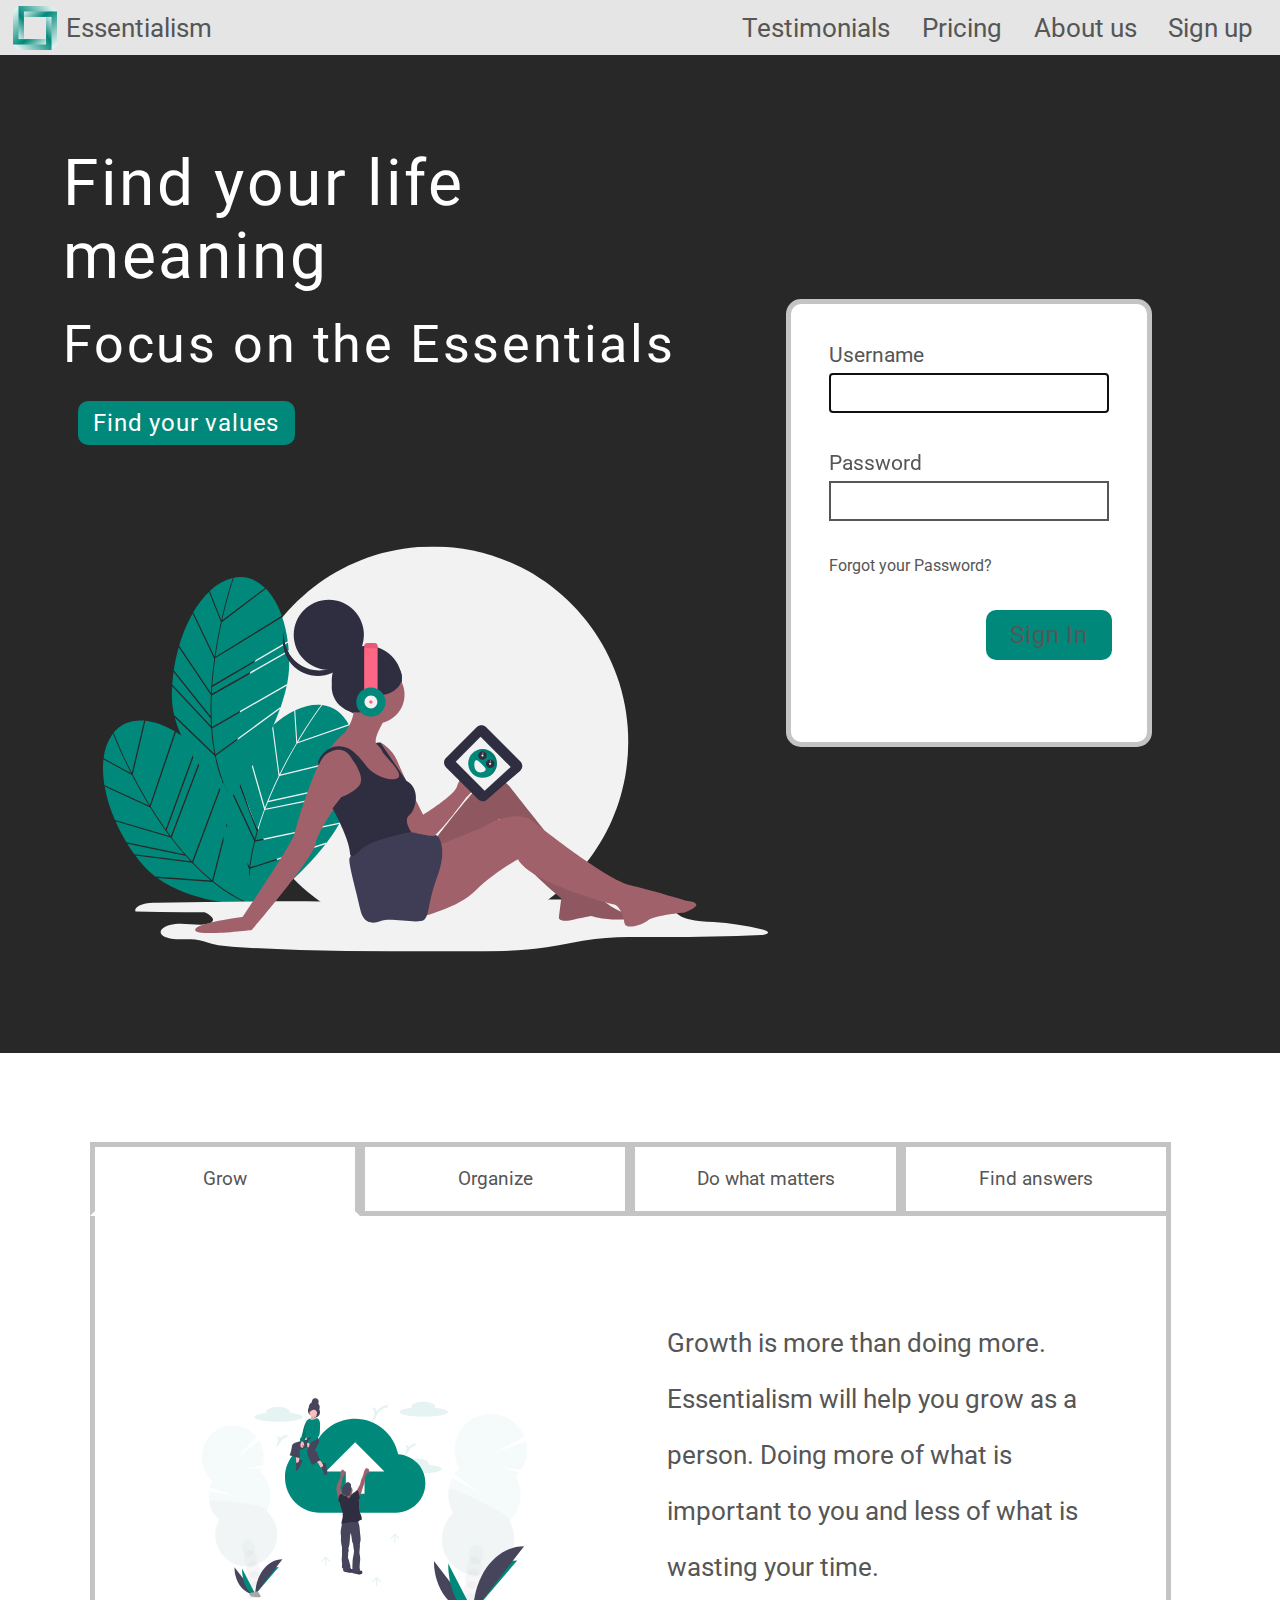
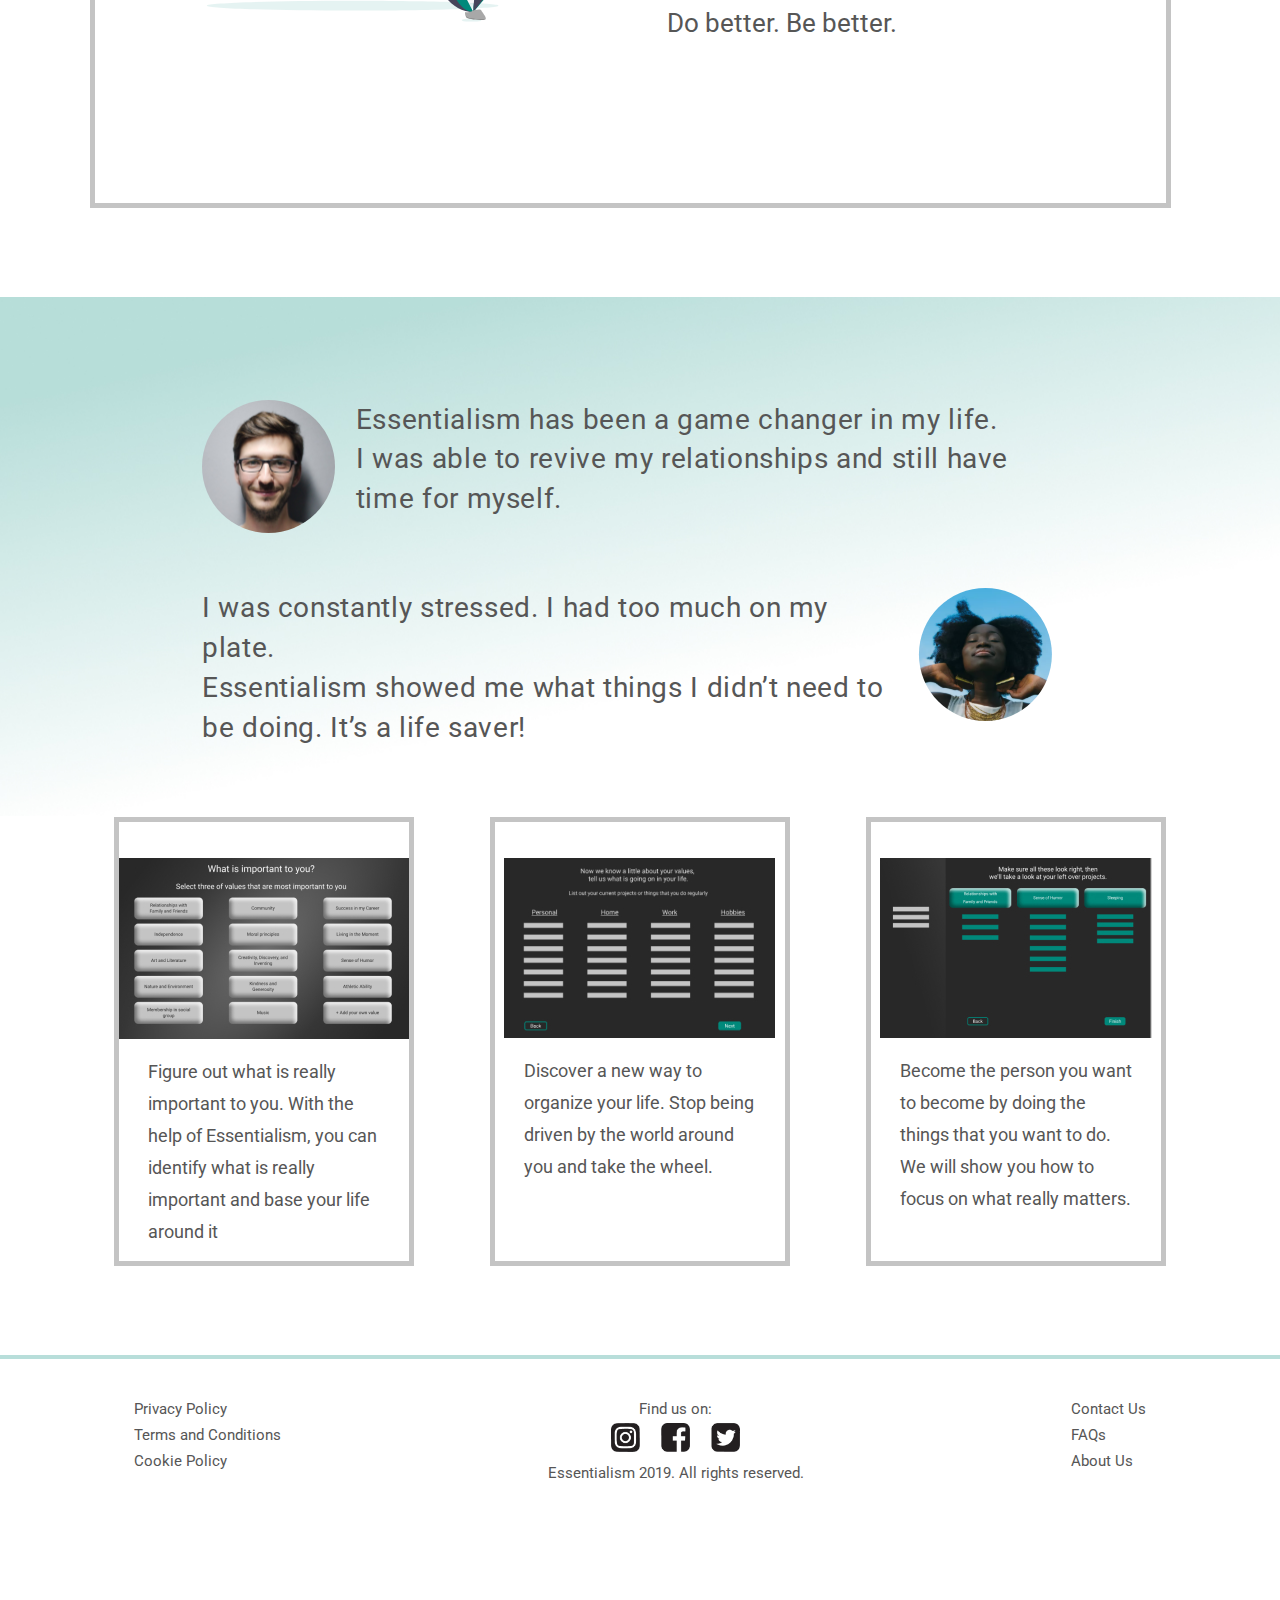
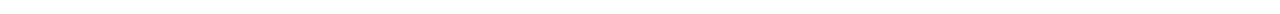
<file: index.html>
<!doctype html>
<head>
    <meta charset="utf-8">
    <title> Essentialism -  getting only the right things done </title>
    <meta name="viewport" content="width=device-width, initial-scale=1.0">

    <link href="https://fonts.googleapis.com/css?family=Indie+Flower|Roboto" rel="stylesheet">
    <link href="css/index.css" rel="stylesheet">
    <!-- <script src="js/index.js" async></script> -->
    <script src="./components/Tabs/Tabs.js" async></script>
</head>

<body>
    <div class="container">

        <!-- Navigation Bar -->
        <header class="main-navigation">
            <div class="nav-container">
                <div class="logo-items"> 
                    <img id="logo-img" class="logo" src="img/Logo-Essentialism.png" alt="Essentialism Company logo.">
                    <h1 class="logo-header"> Essentialism </h1>
                </div>
              
                <nav class="nav">
                    <a class="nav-link" href="#">Testimonials</a>
                    <a class="nav-link" href="#">Pricing</a>
                    <a class="nav-link" href="about.html">About us</a>
                    <a class="nav-link" href="https://wizardly-swirles-43fdf7.netlify.com/signup1">Sign up</a>

                    <a class="nav-link-mobile" href="https://wizardly-swirles-43fdf7.netlify.com/login">Sign in</a>
                    <a class="nav-link-mobile" href="https://wizardly-swirles-43fdf7.netlify.com/signup1">Sign up</a>

                 </nav>
            </div>
        </header>

        <!-- Motto and sign in -->
        <section class='motto-home'>

            <div class="home-memo">
                <h1>Find your life meaning</h1>
                <h3>Focus on the Essentials</h3>

                <div class="btn"> Find your values</div>

                <img id="girl-img" class="main-image" src="img/main-girl.svg" alt="Essentialism Company logo.">

            </div>

            <div class="contact-form">
                <h4> Username </h4>
                <input type="text" tabindex="1" required autofocus>

                <h4> Password </h4>
                <input type="text" tabindex="2" required autofocus>

                <a class="contact-form-link" href="#">Forgot your Password?</a>

            
                <div class="btn"> Sign In</div>

            </div>
        </section>

        <!-- All Tabs -->
        <section class='tabs-home'>

                <div class="topics"> 
                    <!-- <div data-tab="all" class="tab active-tab">ALL</div> -->
                    <div data-tab="grow" class="tab">Grow</div>
                    <div data-tab="organize" class="tab">Organize</div>
                    <div data-tab="do" class="tab">Do what matters</div>
                    <div data-tab="find" class="tab">Find answers</div>
                </div>
      

            <!-- Grow Tab -->
            <div class="content-tabs" data-tab="grow">
                <div class="tabs-image">  <img src="./img/grow.svg" /> </div>
                <div class="tabs-text"> 
                    <p>Growth is more than doing more. <br> Essentialism will help you grow as a person. Doing more of what is important to you and less of what is wasting your time. <br>  Do better. Be better.</p>
                </div>
            </div>

            <!-- Organize Tab -->
            <div class="content-tabs" data-tab="organize">
                <div class="tabs-image">  <img src="./img/org.svg"/></div>
                <div class="tabs-text"> 
                    <p>Organizing your life should be a top priority. Essentialism will help you create a system to keep all of your activities in check and even help you get rid of those things that are wasting your time.  
                    </p> </div>
            </div>

            <!-- Do what matters Tab -->
            <div class="content-tabs" data-tab="do">
                <div class="tabs-image">  <img src="./img/do.svg" /></div>
                <div class="tabs-text"> 
                    Stop wasting time with things what don’t matter. Focus on the things that bring you happiness and joy. Spend your time the way you want to. Don’t be controlled by all the noise in your life.      
                </div>
            </div>

            <!-- Answers Tab -->
            <div class="content-tabs" data-tab="find">
                <div class="tabs-image">  <img src="./img/find.svg" /></div>
                <div class="tabs-text"> 
                    Find the answers you have been searching for with essentialism. What is important to me? How can I stop doing all these things? Once you identify your values, it’s so much easier to focus on what is really important in your life.           
                </div>
            </div>
        </section>

        <!-- Feedback -->
        <section class='feedback-home'>
            <div class="main-feedbacks">

                <div class="content-main-feedback">
                    <div class="main-feedback-image">  <img src="./img/main-feedback-face1.svg" /> </div>
                    <div class="main-feedback-text"> <p> Essentialism has been a game changer in my life. <br> I was able to revive my relationships and still have time for myself. </p>
                    </div>
                    </div>

                <div class="content-main-feedback"id="mob">
                    <div class="main-feedback-text" > <p> I was constantly stressed. I had too much on my plate.<br> Essentialism showed me what things I didn’t need to be doing. It’s a life saver! </p>
                    </div>
                    <div class="main-feedback-image">  <img src="./img/main-feedback-face2.svg" /> </div>
                    </div>

            </div>

        </section> 

        <!-- Screenshots -->
        <section class='screenshots-home'>

            <div class="main-screenshots"> 
                <div class="content-main-screenshots"> 
                    <div class="screenshot">  <img src="./img/scr1.jpg" /> </div>
                    <p> Figure out what is really important to you. With the help of Essentialism, you can identify what is really important and base your life around it</p>
            </div>

            <div class="content-main-screenshots"> 
                <div class="screenshot">  <img src="./img/scr2.jpg" /> </div>
                <p>Discover a new way to organize your life. Stop being driven by the world around you and take the wheel. </p>
            </div>

            <div class="content-main-screenshots"> 
                <div class="screenshot">  <img src="./img/scr3.jpg" /> </div>
                <p> Become the person you want to become by doing the things that you want to do. We will show you how to focus on what really matters.</p>
            </div>
        
            </div>
        </section>

        <!-- Footer  -->
       <section class="footer-home">
            <div class="footer-remarks">
                <p>Privacy Policy</p>
                <p>Terms and Conditions</p>
                <p>Cookie Policy</p>
            </div>

            <div class="footer-remarks-icons">
                <p>Find us on:</p>
               <div class="icons">     
                 
                <div class="icon">  <img src="./img/inst.png" /> </div>
               <div class="icon">  <img src="./img/fb.jpg" /> </div>
               <div class="icon">  <img src="./img/tw.jpg" /> </div>
            </div>

                <p>Essentialism 2019. All rights reserved. </p>
            </div>
            <div class="footer-remarks">
                <p>Contact Us</p>
                <p>FAQs</p>
                <p>About Us</p>
            </div>
        </section> 

        

    </div>

</body>

</html>
</file>
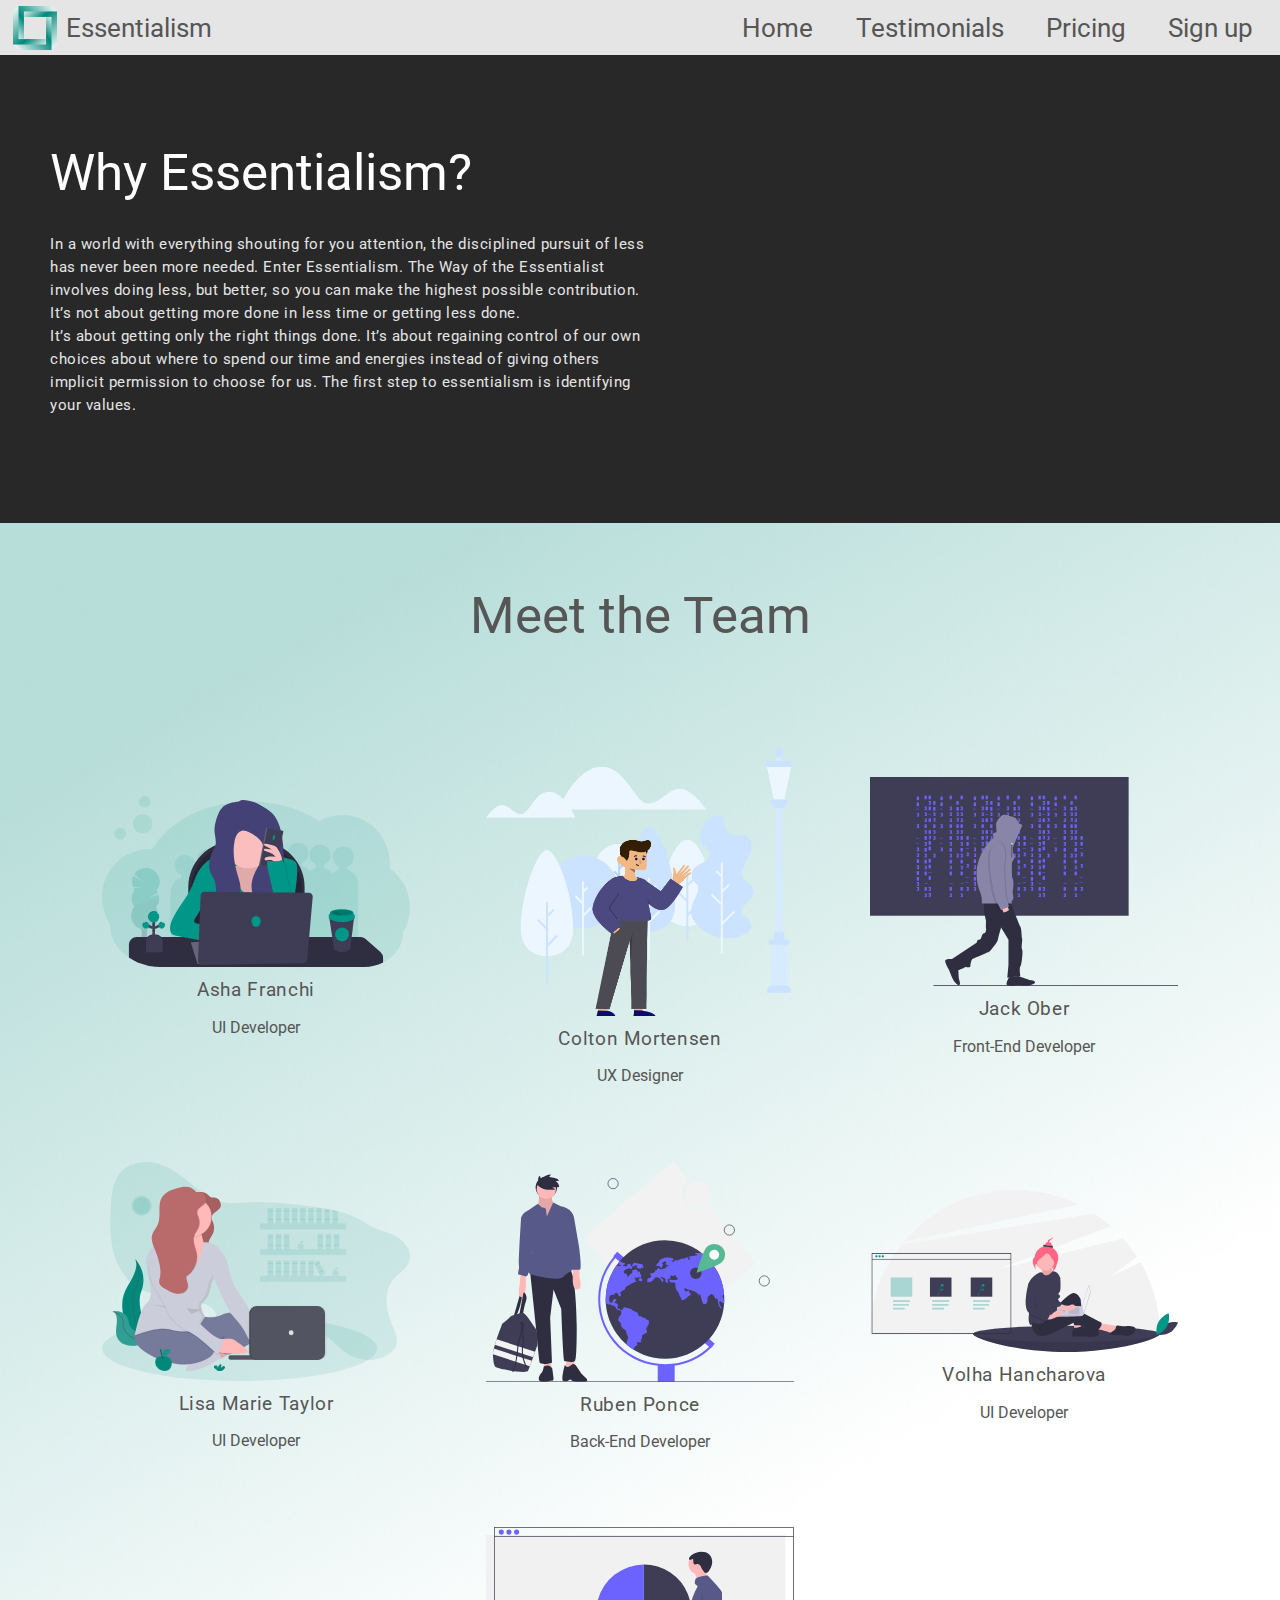
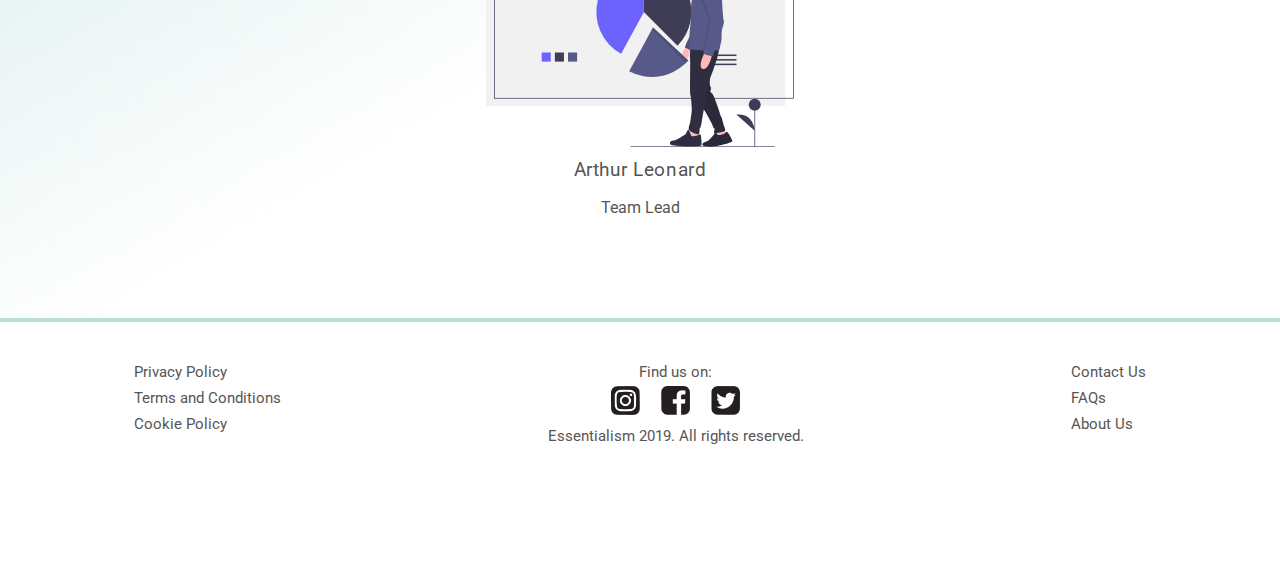
<file: about.html>
<!doctype html>
<head>
    <meta charset="utf-8">
    <title> Essentialism -  getting only the right things done </title>
    <meta name="viewport" content="width=device-width, initial-scale=1.0">

    <link href="https://fonts.googleapis.com/css?family=Indie+Flower|Roboto" rel="stylesheet">
    <link href="css/index.css" rel="stylesheet">
    <!-- <script src="js/index.js" async></script> -->
    <script src="./components/Tabs/Tabs.js" async></script>
</head>

<body>
    <div class="container">

        <!-- Navigation Bar -->
        <header class="main-navigation">
            <div class="nav-container">
                <div class="logo-items"> 
                    <img id="logo-img" class="logo" src="img/Logo-Essentialism.png" alt="Essentialism Company logo.">
                    <h1 class="logo-header"> Essentialism </h1>
                </div>
            
                <nav class="nav">
                    <a class="nav-link" href="index.html">Home</a>
                    <a class="nav-link" href="#">Testimonials</a>
                    <a class="nav-link" href="#">Pricing</a>
                    <a class="nav-link" href="https://wizardly-swirles-43fdf7.netlify.com/signup1">Sign up</a>

                    <a class="nav-link-mobile" href="https://wizardly-swirles-43fdf7.netlify.com/login">Sign in</a>
                    <a class="nav-link-mobile" href="https://wizardly-swirles-43fdf7.netlify.com/signup1">Sign up</a>

                </nav>


            </div>
        </header>

        <!-- Pitch and Video -->
        <section class="about-pitch">
            <div class="about-motto">
                <h5> Why Essentialism?</h5>
                <p> In a world with everything shouting for you attention, the disciplined pursuit of less has never been more needed. Enter Essentialism. The Way of the Essentialist involves doing less, but better, so you can make the highest possible contribution. It’s not about getting more done in less time or getting less done. <br>It’s about getting only the right things done. It’s about regaining control of our own choices about where to spend our time and energies instead of giving others implicit permission to choose for us. The first step to essentialism is identifying your values.</p>
            </div>
          
            <div class="video"> 
                <iframe src="https://www.youtube.com/embed/T9x6D09AKBU" frameborder="0" allow="accelerometer; autoplay; encrypted-media; gyroscope; picture-in-picture" allowfullscreen></iframe>
            </div>
        </section>

        <!-- Meet the Team  -->
        <section class="meet-the-team">
            <h5>Meet the Team</h5>

            <div class="members">
                    <div class="team-member"> 
                        <div class="member-image">  <img src="./img/temp.svg" /></div>
                        <h4>Asha Franchi</h4>
                        <p>UI Developer</p>
                    </div>
        
                    <div class="team-member"> 
                        <div class="member-image">  <img src="./img/Colton.png"  /></div>
                        <h4>Colton Mortensen</h4>
                        <p>UX Designer</p>
                    </div>
        
                    <div class="team-member"> 
                        <div class="member-image">  <img src="./img/JackSVG.svg" /></div>
                        <h4>Jack Ober</h4>
                        <p>Front-End Developer</p>
                    </div>
        
        
                    <div class="team-member"> 
                        <div class="member-image">  <img src="./img/lisa.svg" /></div>
                        <h4>Lisa Marie Taylor </h4>
                        <p>UI Developer</p>
                    </div>
        
                    <div class="team-member"> 
                        <div class="member-image">  <img src="./img/ruben.svg"/></div>
                        <h4>Ruben Ponce</h4>
                        <p>Back-End Developer</p>
                    </div>
                        
                    <div class="team-member"> 
                        <div class="member-image">  <img src="./img/v.svg" /></div>
                        <h4>Volha Hancharova</h4>
                        <p>UI Developer</p>
                    </div>

                    <div class="team-member"> 
                            <div class="member-image">  <img src="./img/arthur.svg" /></div>
                            <h4> Arthur Leonard</h4>
                            <p>Team Lead</p>
                        </div>
            </div>

        </section>




        <!-- Footer  -->
       <section class="footer-home">
            <div class="footer-remarks">
                <p>Privacy Policy</p>
                <p>Terms and Conditions</p>
                <p>Cookie Policy</p>
            </div>

            <div class="footer-remarks-icons">
                <p>Find us on:</p>
               <div class="icons">     
                 
               <div class="icon">  <img src="./img/inst.png" /> </div>
               <div class="icon">  <img src="./img/fb.jpg" /> </div>
               <div class="icon">  <img src="./img/tw.jpg" /> </div>
            </div>

                <p>Essentialism 2019. All rights reserved. </p>
            </div>
            <div class="footer-remarks">
                <p>Contact Us</p>
                <p>FAQs</p>
                <p>About Us</p>
            </div>
        </section> 

        

    </div>

</body>

</html>
</file>
<file: css/index.css>
/* http://meyerweb.com/eric/tools/css/reset/ 
   v2.0 | 20110126
   License: none (public domain)
*/
html,
body,
div,
span,
applet,
object,
iframe,
h1,
h2,
h3,
h4,
h5,
h6,
p,
blockquote,
pre,
a,
abbr,
acronym,
address,
big,
cite,
code,
del,
dfn,
em,
img,
ins,
kbd,
q,
s,
samp,
small,
strike,
strong,
sub,
sup,
tt,
var,
b,
u,
i,
center,
dl,
dt,
dd,
ol,
ul,
li,
fieldset,
form,
label,
legend,
table,
caption,
tbody,
tfoot,
thead,
tr,
th,
td,
article,
aside,
canvas,
details,
embed,
figure,
figcaption,
footer,
header,
hgroup,
menu,
nav,
output,
ruby,
section,
summary,
time,
mark,
audio,
video {
  margin: 0;
  padding: 0;
  border: 0;
  font-size: 100%;
  font: inherit;
  vertical-align: baseline;
}
/* HTML5 display-role reset for older browsers */
article,
aside,
details,
figcaption,
figure,
footer,
header,
hgroup,
menu,
nav,
section {
  display: block;
}
body {
  line-height: 1;
}
ol,
ul {
  list-style: none;
}
blockquote,
q {
  quotes: none;
}
blockquote:before,
blockquote:after,
q:before,
q:after {
  content: '';
  content: none;
}
table {
  border-collapse: collapse;
  border-spacing: 0;
}
* {
  box-sizing: border-box;
}
html {
  /*font-size: 62.5%;*/
}
html,
body {
  font-family: 'Roboto';
}
h1,
h2,
h3,
h4,
h5 {
  font-family: 'Roboto', normal;
}
h1 {
}
h2 {
  padding-bottom: 10px;
}
h4 {
  padding-bottom: 10px;
}
p {
  color:#565656;
}
img {
  max-width: 100%;
  height: auto;
}
input {

}

/* To make scrollbar transparent */
body{
  overflow-x:hidden;
}
html {
  overflow:   scroll;
}
::-webkit-scrollbar {
    width: 0px;
    background: transparent; 
}

/* Container Settings */
.container {
  display: flex;
  flex-direction: column;

  position: relative;
  margin: 0 auto;
  width: 100%;
}
@media (min-width: 500px) {
  .container {
    width: 100%;
  }
}


/* Navigation Bar */
.main-navigation{
  display:flex;
  width: 100%;
  height: 55px;

  font-size: 2vw;
  line-height: 1.75rem;

  background:#E5E5E5;
  color: #565656;
}
@media (max-width: 556px) {
  .main-navigation{
    font-size:1.5rem; 
  }
}
.nav-container{
  height: 100%;
  width: 100%;

  display: flex;
  justify-content: space-between;
  align-items: center;
}

/* Logo items */
.logo-items{
  height: 100%;

  display: flex;
  align-items: center;

  padding-left: 1%;
}
@media (max-width: 556px) {
  .logo-items{
    display: flex;
    width: 40%;
    justify-content: space-around;
    padding-left: 2.5%;
  }
}
.logo-items .logo{
  max-height:80%;
}
.logo-items .logo-header{
  padding-left: 5%;
}

/* Nav items */
.nav { 
  width: 42%;
  display: flex;
  justify-content: space-between;
  align-content: space-around;
  flex-wrap: nowrap;
}
.nav-link{ 
  display: flex;
  align-items: center;
  padding-right: 5%;
  flex-wrap: nowrap;
  
  text-decoration: none;
  color: #565656;   
  flex-shrink: 0;
}
@media (max-width: 556px) {
  .nav-link{
    display: none;
  }
}
.nav-link-mobile{
  display: none;
}
@media (max-width: 556px){
  .nav-link-mobile{
    display: flex;
    align-items: center;
    padding-right: 10%;
    text-decoration: none;
    color: #565656;   
}
}



/* Motto and sign in */
.motto-home{
  display: flex;
  width: 100%;
  background: #282828;
  padding-right: 10%;
}
@media (max-width: 556px){
  .motto-home{
  padding-bottom: 10%;
  }
}

/* Motto */
.home-memo{
  display: flex;
  flex-direction: column;

  margin-top: 8.1%;
  margin-left: 5.5%;
  color: #FFFFFF;
}
@media (max-width: 556px) {
  .home-memo{
    height: 20rem;
    width: 80%;
    display: flex;
    flex-direction: column;
  }
}
.home-memo h1{
  font-size: 4rem;
  line-height: 4.55rem;
  letter-spacing: 0.04em;
}
@media (max-width: 556px) {
  .home-memo h1{
    font-size: 2.2rem;
    line-height: 2rem;
    letter-spacing: 0.03em;
    font: normal;
  }
}
.home-memo h3{
  margin-top: 3%;
  font-size: 3.25rem;
  line-height: 3.8125rem;
  letter-spacing: 0.05em;
}
@media (max-width: 556px) {
  .home-memo h3{
    font-size: 1.5rem;
    line-height: 2rem;
    letter-spacing: 0.03em;
    font: normal;
  }
}

/* Motto btn */
.btn{
  margin-top: 4.0%;
  margin-left: 2.2%;

  display: flex;
  justify-content: center;
  align-items: center;

  width: 13.55rem;
  height: 2.7rem;

  background: #00897B;
  border-radius: 10px;
  cursor: pointer;
  font-size: 1.5rem;
  line-height: 1.75rem;
  letter-spacing: 0.05rem;
}
@media (max-width: 556px) {
  .btn{
    font-size: 1.1rem;
    line-height: 1rem;
    letter-spacing: 0.03em;
    font: normal;
    margin-left: 0%;
    width: 9rem;
    height: 2.1rem;
  }
}

/* Motto image */
.main-image{
  display: flex;
  width: 57.5rem;
  height: 38rem;
  margin-left: 6%;
}
@media (max-width: 556px) {
  .main-image{
    transform: scaleX(-1);
    margin-left: 25%;
  }
}

/* Contact-form */
.contact-form{
  display: flex;
  flex-direction: column;
  margin-top: 21.15%;
  margin-left: 5%;
  width: 25rem;
  height: 28rem;

  background: #FFFFFF;
  border: 5px solid #C4C4C4; 
  box-sizing: border-box;
  border-radius: 15px;

  padding: 3.3%;
  color: #565656;
}
  @media (max-width: 556px) {
    .contact-form{
      display: none;
    }
  }
.contact-form h4{
  margin-top: 2%;
  font-size: 1.3rem;
  line-height: 1rem;
  color: #565656;
}
.contact-form input{
  width: 17.5rem ;
  height: 2.5rem;

  background: #FFFFFF;
  border: 2px solid #565656;
  box-sizing: border-box;
  margin-bottom: 13%;
}
.contact-form-link{
  text-decoration: none;
  color:#565656;
}
.contact-form .btn{
  display: flex;
  justify-content: center;
  align-items: center;

  margin-top: 13%;
  margin-left: 56%;

  width: 7.9rem;
  height: 3.1rem;

  background: #00897B;
  border-radius: 10px;
  cursor: pointer;
  font-size: 1.5rem;
  line-height: 1.75rem;
  letter-spacing: 0.05rem;
}



/* All Tabs */
.tabs-home{
  display:flex;
  flex-direction: column;
  align-content:center;
  width: 100%;
  height:100%;
  margin-left: 7%;
  color:#565656;
  padding-bottom: 7%;
}
.topics{
  display: flex;
  align-items: center;
  justify-content: space-around; 

  width: 84.5%;
  height: 4.6rem;
  margin-top: 7%;
  font-size: 1.5vw;
}
@media (max-width: 556px) {
  .topics{
    margin-top: 5%;
    font-size: 2.5vw;
  }
}
.tab{
  width: 30%;
  border: 5px solid #C4C4C4;
  height: 100%;

  display: flex;
  justify-content: center;
  align-items: center;
}
@media (max-width: 556px) {
   .tab{
    border: 5px solid #C4C4C4;
    text-align: center;
    font-weight: bold;
    height: 60%;
    margin-top: 0%;
    padding-top: 0%;
  }
}
.content-tabs{
  display: none;
  justify-content: space-around;
  align-items: center;

  width: 84.5%;
  height: 37rem;

  margin: 0%;
  border: 5px solid #C4C4C4;
  border-top: none;
}
@media (max-width: 556px) {
  .content-tabs{
    width: 84.5%;
    height: 27rem;
    flex-direction: column;
    border: 5px solid #C4C4C4;
    border-top: none;
  }
}
.tabs-image{
  display: flex;
  width: 45rem;
  height: 100%;

  margin-left: 10%;
  margin-right: 10%;
}
@media (max-width: 556px) {
  .tabs-home .tabs-image{
    display: flex;
    justify-content: center;
    
    margin: 0%;
    width: 20rem;
    height: 90%;
    padding-top: 0%; 
  }
}

.tabs-text{
  display: flex;
  width:100%;
  align-content: center;
  width: 100%;
  margin: 0%;
  padding-top: 0%;
  padding-bottom: 5%;
  padding-left: 3%;
  padding-right: 5%;  
  font-size: 2.0vw;
  line-height: 3.5rem;
}
@media (max-width: 556px) {
  .tabs-text{
  font-size: 1rem;
  line-height: 1.5rem;
  display: flex;
  /* align-content: center;
  justify-content: center; */
  text-align: center;
  padding-top: 1%;
  }
}



/* Feedback */
.feedback-home{
  display: flex;
  background-image: url("main-feedback.jpg");
  background-repeat: no-repeat;
  background-size:100% 100%;
  width: 100%;
  height: 100%;
  color:#565656;
}
@media (max-width: 556px) {
  .feedback-home{
    width: 100%;
    padding: 1%;
    padding-top:3%;
    padding-bottom:5%;
  }
}
.main-feedbacks{
  margin-top: 8%;
  margin-left: 15%;
  display: flex;
  flex-direction: column;
}
@media (max-width: 556px) {
  .main-feedbacks{
    display: flex;
    margin: 0%;
    padding: 0%;

    flex-direction: row;
  }
}
.content-main-feedback{
  height: 100%;
  display: flex;
  flex-direction: row;
  margin-right: 20%;
  justify-content: space-around;
  align-content: center;
}
@media (max-width: 556px) {
  .content-main-feedback{
    margin: 0%;
    padding: 0%;
    display: flex;
  }
}
.main-feedback-text{
  display: flex;
  width: 80%;
  font-size: 2.2vw;
  line-height: 3.1vw;
  letter-spacing: 0.05vw;
  padding-bottom: 8%;
}
@media (max-width: 556px) {
  .main-feedback-text{
    width: 50%;
    font-size: 2.8vw;
    line-height: 3.0vw;
    letter-spacing: 0.05vw;
    padding: 0%;
    margin: 0%;
  }
  .main-feedback-image{
    order: -1;
    width: 110px;
    padding-top: 5%;
    padding-left: 1.5%;
    padding-right: 1.5%;
  }
}


/* Screenshots */
.screenshots-home{
  width: 100%;
  display: flex;
  /* padding-bottom: 10%; */
  
  margin-bottom: 7%;
  /* border-bottom: 4px solid #B8DEDA; */
}
@media (max-width: 556px) {
  .screenshots-home{
    display: none;
  }
}
.main-screenshots{
  display: flex;
  justify-content: space-evenly;
  margin-left:3%;
  margin-right:3%;
}

.content-main-screenshots{
display: flex;
flex-direction: column;
align-items: center;

border: 5px solid #C4C4C4;
box-sizing: border-box;
padding-top: 3%;
padding-bottom: 1%;
width: 25%;

}
.content-main-screenshots p{
  padding-left: 10%;
  padding-right: 9.5%;
  padding-top: 5%;
  font-size: 1.125rem;
  line-height: 2rem;
}

/* Footer */
.footer-home{
  border-top: 4px solid #B8DEDA;
  padding-top: 3%;
  display: flex;
  justify-content: space-around;
  width: 100%;
  line-height: 2vw;
  padding-bottom: 10%;
  color:#565656;
  font-size: 1.2vw;
  line-height: 2vw; 
}
@media (max-width: 556px) {
  .footer-home{
    font-size: 2.2vw;
    line-height: 4vw;
  }
}
.footer-remarks-icons{
  display: flex;
  flex-direction: column;
  justify-content: center;
  align-items: center;
}
@media (max-width: 556px) {
  .footer-remarks{
    display: none;
  }
}

.icons{
  display: flex;
  justify-content: space-around;
  align-items: space-around;
}

.icon{
  padding-left: 7%;
  padding-right:7%;
}

.about-pitch{
  display: flex;
  width: 100%;
  background: #282828;
  justify-content: space-between; 
  color: #FFFFFF;
  padding-left: 2%;
  padding-right: 2%;
  padding-bottom: 5%;
  padding-top: 5%;
}
@media (max-width: 556px) {
  .about-pitch{
    display: flex;
    flex-direction: column;
    width: 100%;
    padding: 2%;
    padding-bottom: 5%;
  }
}

.about-motto{
  margin: 2%;
  display:flex;
  flex-direction: column;
} 

.about-pitch h5{   
  font-size: 4vw;
  line-height: 4.55vw;
  letter-spacing: 0.0vw;
  display: flex;
  justify-content: flex-start;
}
@media (max-width: 556px) {
  .about-pitch h5{   
    font-size: 5vw;
    line-height: 5vw;
  }
}

.about-pitch p{
  padding-top: 5%;
  color: #E5E5E5;
  font-size: 1.2vw;
  line-height: 1.8vw;
  letter-spacing: 0.04vw;
  font-weight: normal;
  padding-right: 2%;
}
@media (max-width: 556px) {
  .about-pitch p{
    padding-top: 3%;
    color: #E5E5E5;
    font-size: 2.8vw;
    line-height: 3vw;
    font-weight: normal;
  }
}

iframe{
  width: 560px; 
  height: 315px;
  margin: 2%;
  padding-right: 10%;
}
@media (max-width: 556px) {
  iframe{
    width: 500px; 
    height: 315px;
    margin: 2%;
    padding-right: 10%;
  }
}

.meet-the-team{
background-image: url("main-feedback.jpg");
display: flex;
flex-direction: column;
justify-content: center;
align-items: center;
color:#565656;
background-repeat: no-repeat;
background-size:100% 100%;
width: 100%;
height: 100%;
padding-bottom: 5%;
}


.meet-the-team h5{
  width: 100%;
  font-size: 4vw;
  line-height: 4.55vw;
  letter-spacing: 0.0vw;
  display: flex;
  justify-content: space-around;
  align-items: center;
  padding-bottom: 5%;
  padding-top: 5%;
}
@media (max-width: 556px) {
  .meet-the-team h5{
    font-size: 5vw;
    line-height: 5vw;
  }
}


.members{
  display: flex;
  flex-wrap: wrap;
  justify-content: center;
  align-items: center;
}


.team-member{
  display: flex;
  width: 30%;
  flex-direction: column;
  justify-content: center;
  align-items: center;
  padding: 3%;
}
@media (max-width: 556px) {
  .team-member{
    width: 100%;
  }
}

.team-member h4{
  font-size: 1.5vw;
  line-height: 3.1vw;
  letter-spacing: 0.05vw;
}
@media (max-width: 556px) {
  .team-member  h4{
    padding-top: 5%;
    font-size: 4vw;
    line-height: 4vw;
  }

.member-image{
  padding-top: 10%;
  width: 30%;
}
@media (max-width: 556px) {
  .member-image{
  padding-top: 2%;
  width: 50%;}
}
}
</file>
